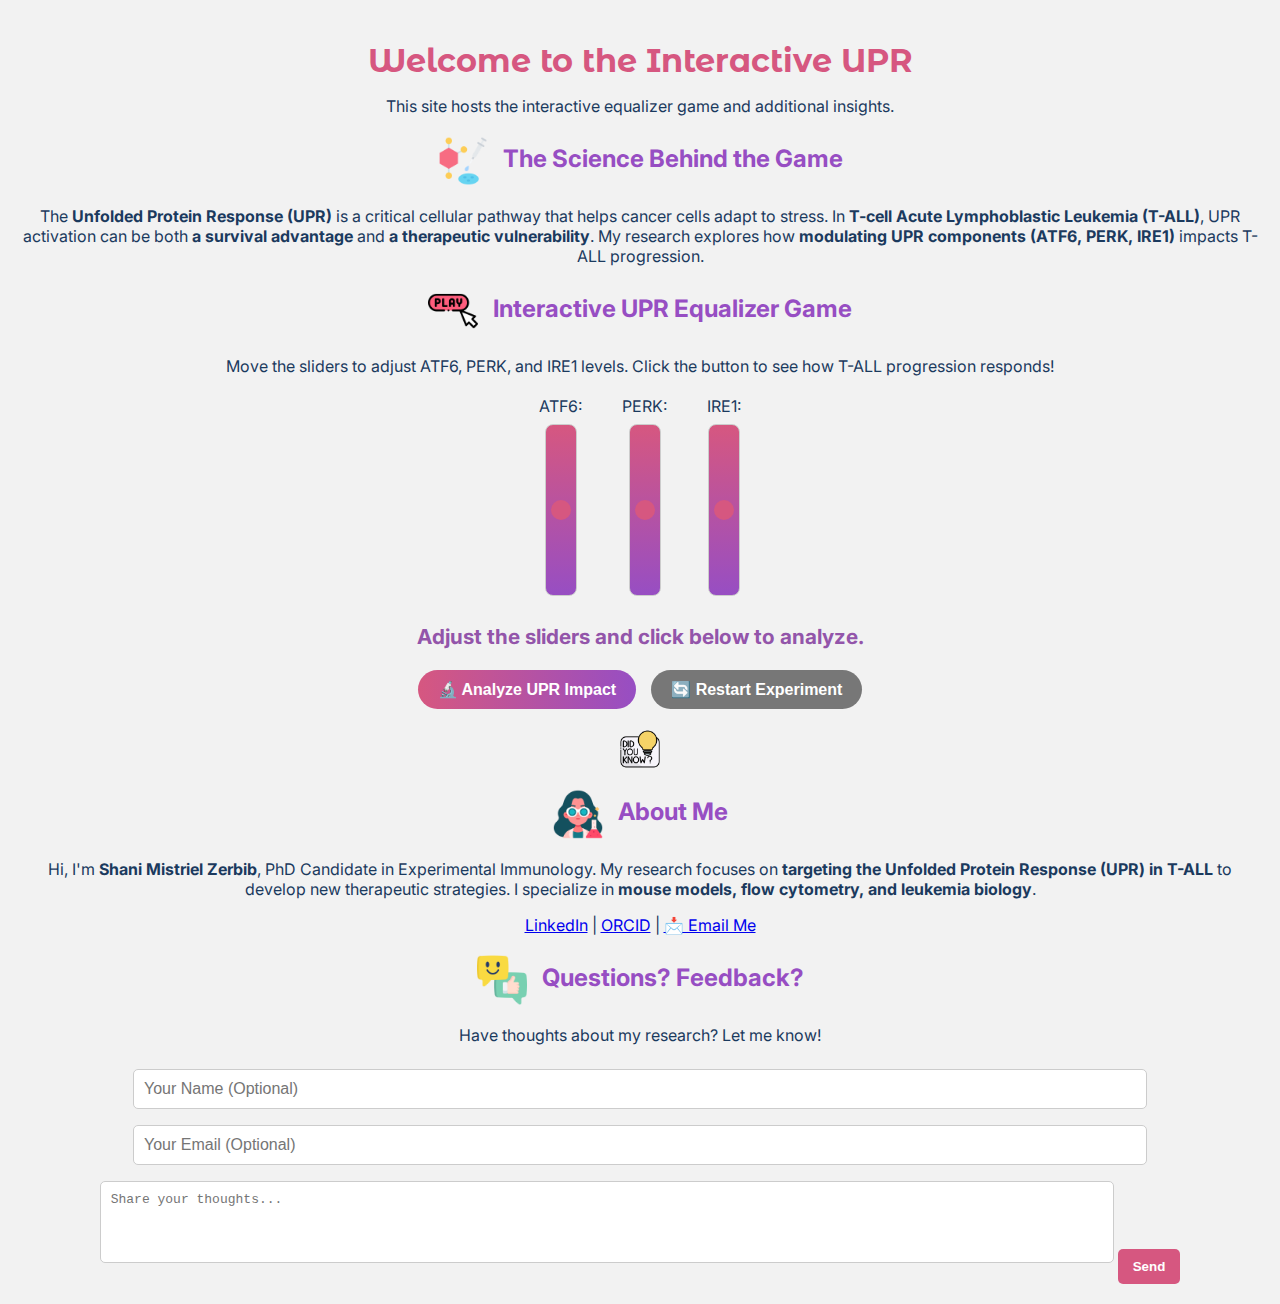
<file: index.html>
<!DOCTYPE html>
<html lang="en">
<head>
    <meta charset="UTF-8">
    <meta name="viewport" content="width=device-width, initial-scale=1.0">
    <title>UPR Equalizer Game</title>
    <link rel="stylesheet" href="style.css">
    <link href="https://fonts.googleapis.com/css2?family=Inter:wght@300;400;700&family=Montserrat+Alternates:wght@700&display=swap" rel="stylesheet">
</head>
<body>
    <div class="container">
        <h1>Welcome to the Interactive UPR</h1>
        <p>This site hosts the interactive equalizer game and additional insights.</p>
        
        <div class="section">
            <h2><img src="icons/science.png" alt="Science Icon" class="icon"> The Science Behind the Game</h2>
            <p>The <b>Unfolded Protein Response (UPR)</b> is a critical cellular pathway that helps cancer cells adapt to stress. In <b>T-cell Acute Lymphoblastic Leukemia (T-ALL)</b>, UPR activation can be both <b>a survival advantage</b> and <b>a therapeutic vulnerability</b>. My research explores how <b>modulating UPR components (ATF6, PERK, IRE1)</b> impacts T-ALL progression.</p>
        </div>

        <div class="section">
            <h2><img src="icons/game.png" alt="Game Icon" class="icon"> Interactive UPR Equalizer Game</h2>
            <p>Move the sliders to adjust ATF6, PERK, and IRE1 levels. Click the button to see how T-ALL progression responds!</p>
           <div class="equalizer">
            <div class="slider-container">
                <label for="atf6">ATF6:</label>
                <input type="range" id="atf6" class="slider" min="0" max="100" value="50">
            </div>
            <div class="slider-container">
                <label for="perk">PERK:</label>
                <input type="range" id="perk" class="slider" min="0" max="100" value="50">
            </div>
            <div class="slider-container">
                <label for="ire1">IRE1:</label>
                <input type="range" id="ire1" class="slider" min="0" max="100" value="50">
            </div>
        </div>

            <p id="result" class="result">Adjust the sliders and click below to analyze.</p>

            <div class="button-container">
                <button id="analyze-btn" class="action-button">🔬 Analyze UPR Impact</button>
                <button id="reset-btn" class="action-button reset-button">🔄 Restart Experiment</button>
            </div>
        </div>

       <div class="fact-container">
            <img id="factIcon" src="icons/fact.png" alt="Did You Know?" class="fact-icon">
            <div id="factBox" class="fact-box">
                <p id="factText">Loading scientific fact...</p>
                <button id="nextFactBtn">Next Fact</button>
            </div>
        </div>
        <div id="factOverlay" class="fact-overlay"></div>

        <div class="section">
            <h2><img src="icons/about.png" alt="About Icon" class="icon"> About Me</h2>
            <p>Hi, I'm <b>Shani Mistriel Zerbib</b>, PhD Candidate in Experimental Immunology. My research focuses on <b>targeting the Unfolded Protein Response (UPR) in T-ALL</b> to develop new therapeutic strategies. I specialize in <b>mouse models, flow cytometry, and leukemia biology</b>.</p>
            <p><a href="https://www.linkedin.com/in/shani-zerbib-mistriel-70a89171/">LinkedIn</a> | <a href="https://orcid.org/0000-0002-4953-2193">ORCID</a> | <a href="mailto:shani.mitriel@mail.huji.ac.il">📩 Email Me</a></p>
        </div>

        <div class="section">
            <h2><img src="icons/feedback.png" alt="Feedback Icon" class="icon"> Questions? Feedback?</h2>
            <p>Have thoughts about my research? Let me know!</p>
            <form id="feedbackForm" action="https://formsubmit.co/mistrielsni@gmail.com" method="POST">
                <form id="feedbackForm" action="https://formsubmit.co/mistrielsni@gmail.com" method="POST">
                <input type="text" name="name" placeholder="Your Name (Optional)">
                <input type="email" name="email" placeholder="Your Email (Optional)">
                <textarea id="feedback-box" name="message" placeholder="Share your thoughts..." required></textarea>
                
                <input type="hidden" name="_captcha" value="false">
                <input type="hidden" name="_next" value="https://shanimisz.github.io/TALL_upr_poster/Thank_you.html">
                
                <button type="submit" class="send-button">Send</button>
            </form>
        </div>
    </div>
    
    <script src="script.js"></script>
</body>
</html>
</file>
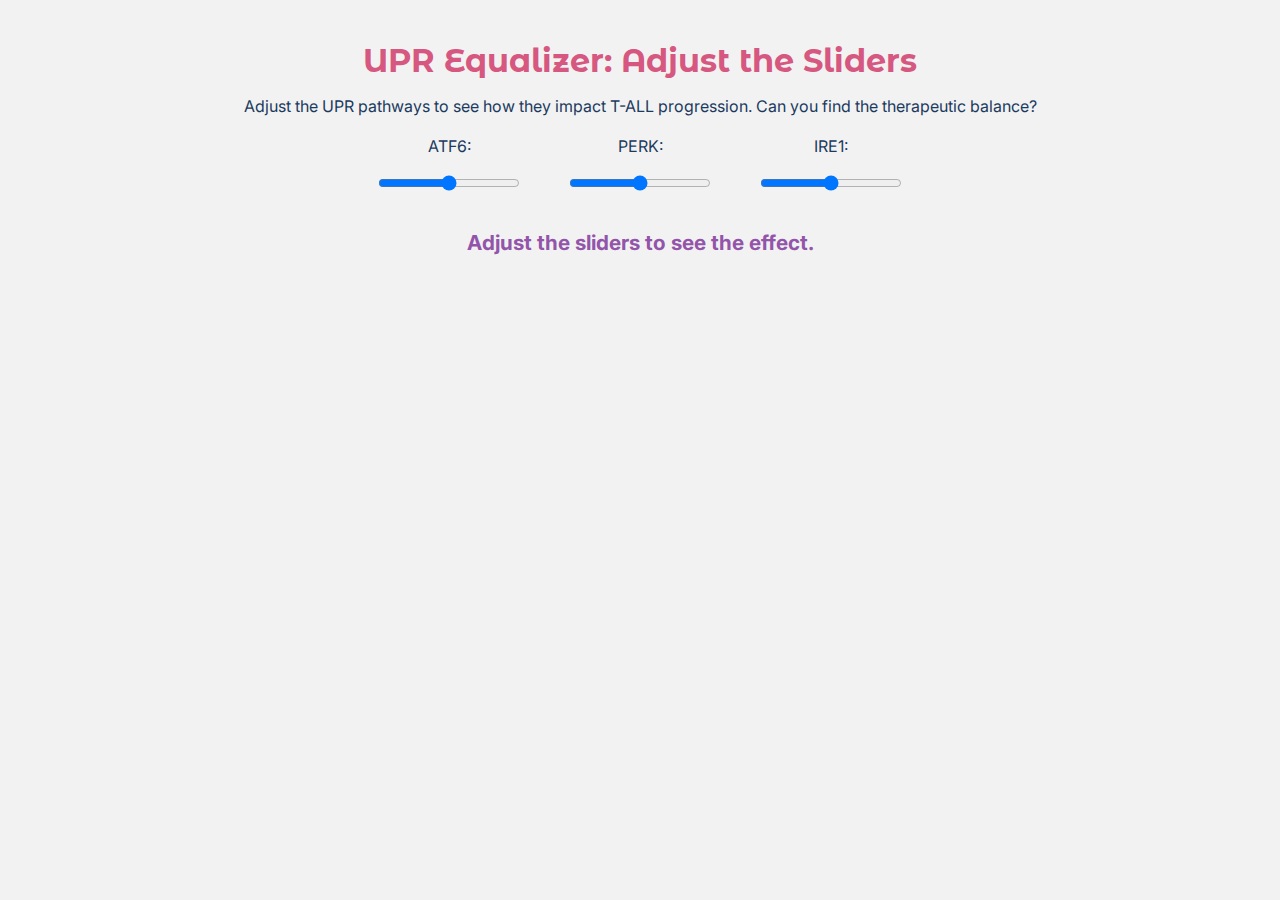
<file: equalizer.html>
<!DOCTYPE html>
<html lang="en">
<head>
    <meta charset="UTF-8">
    <meta name="viewport" content="width=device-width, initial-scale=1.0">
    <title>UPR Equalizer Game</title>
    <link rel="stylesheet" href="style.css">
    <link href="https://fonts.googleapis.com/css2?family=Inter:wght@300;400;700&family=Montserrat+Alternates:wght@700&display=swap" rel="stylesheet">
</head>
<body>
    <div class="container">
        <h1>UPR Equalizer: Adjust the Sliders</h1>
        <p class="description">Adjust the UPR pathways to see how they impact T-ALL progression. Can you find the therapeutic balance?</p>
        
            <div class="equalizer">
    <div class="slider-container vertical">
        <label for="atf6">ATF6:</label>
        <input type="range" id="atf6" min="0" max="100" value="50" class="vertical-slider">
    </div>
    <div class="slider-container vertical">
        <label for="perk">PERK:</label>
        <input type="range" id="perk" min="0" max="100" value="50" class="vertical-slider">
    </div>
    <div class="slider-container vertical">
        <label for="ire1">IRE1:</label>
        <input type="range" id="ire1" min="0" max="100" value="50" class="vertical-slider">
    </div>
</div> <!-- PROPERLY CLOSED -->

        <p id="result" class="result">Adjust the sliders to see the effect.</p>
    </div>
    
    <script src="script.js"></script>
</body>
</html>
</file>
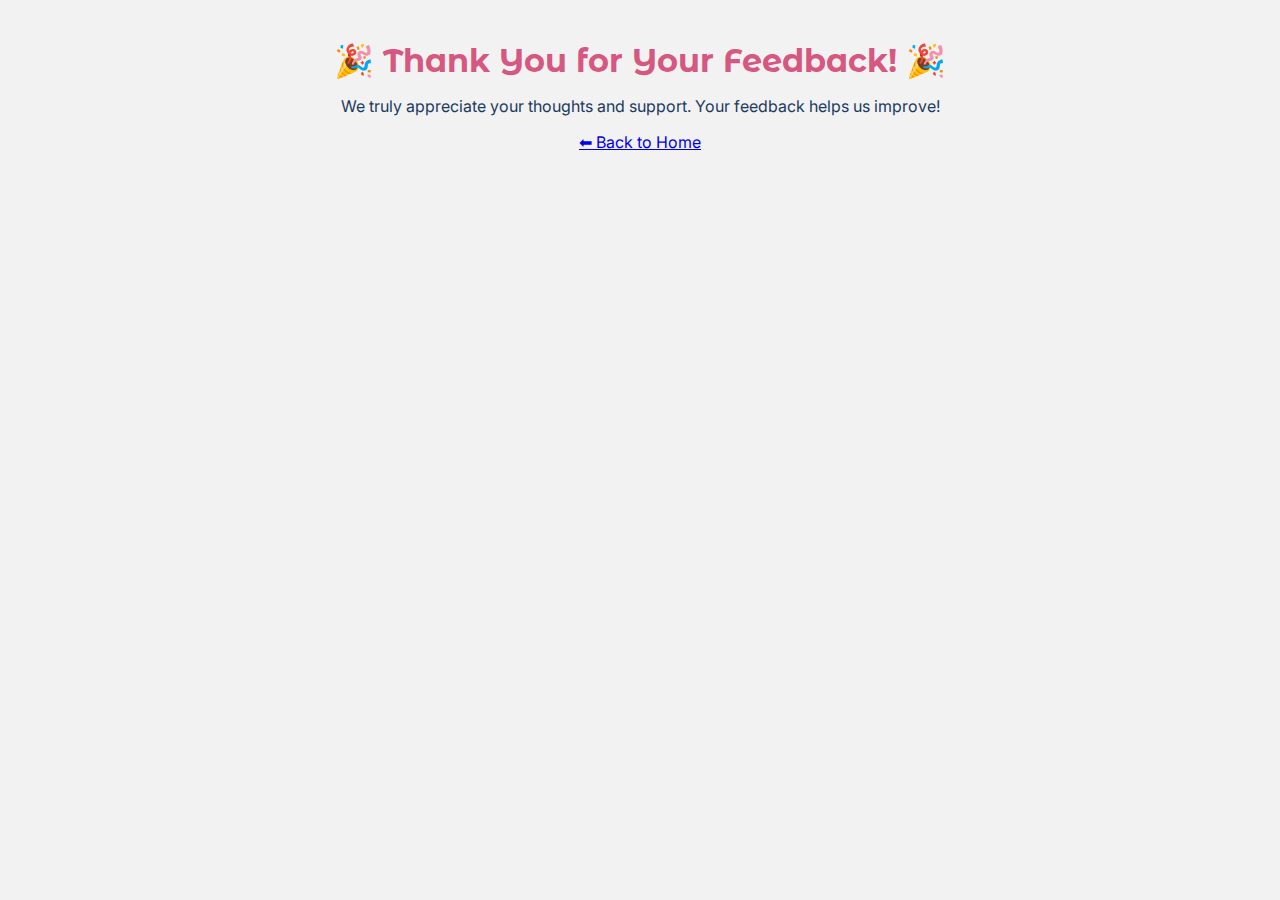
<file: Thank_you.html>
<!DOCTYPE html>
<html lang="en">
<head>
    <meta charset="UTF-8">
    <meta name="viewport" content="width=device-width, initial-scale=1.0">
    <title>Thank You!</title>
    <link rel="stylesheet" href="style.css">
    <link href="https://fonts.googleapis.com/css2?family=Inter:wght@300;400;700&family=Montserrat+Alternates:wght@700&display=swap" rel="stylesheet">
</head>
<body>
    <div class="thank-you-container">
        <h1>🎉 Thank You for Your Feedback! 🎉</h1>
        <p>We truly appreciate your thoughts and support. Your feedback helps us improve!</p>
        <a href="index.html" class="back-button">⬅ Back to Home</a>

    </div>
</body>
</html>
</file>
<file: style.css>
/* General Styles */
body {
    font-family: 'Inter', sans-serif;
    background-color: #F2F2F2;
    text-align: center;
    color: #1B3A5E;
    margin: 0;
    padding: 20px;
}

/* Headings */
h1 {
    font-family: 'Montserrat Alternates', sans-serif;
    font-size: 2em;
    font-weight: 700;
    color: #D65780;
    margin-bottom: 10px;
}

/* Icons */
.icon {
    width: 50px;
    height: auto;
    margin-right: 10px;
    vertical-align: middle;
}

/* Section Titles */
h2 {
    font-family: 'Inter', sans-serif;
    font-size: 1.5em;
    font-weight: 700;
    color: #974EC3;
    margin-top: 20px;
}

/* Equalizer Section */
.equalizer {
    display: flex;
    justify-content: center;
    align-items: flex-end; /* Align sliders from bottom */
    gap: 40px;
    margin: 20px 0;
}

/* Individual Slider Container */
.slider-container {
    display: flex;
    flex-direction: column;
    align-items: center;
}

/* Vertical Sliders */
.slider {
    -webkit-appearance: none;
    appearance: none;
    writing-mode: vertical-lr; /* Make sliders vertical */
    width: 10px; /* Narrow width */
    height: 150px; /* Tall height */
    background: linear-gradient(to bottom, #D65780, #974EC3);
    border-radius: 8px;
    outline: none;
}

/* Custom Thumb Styling for WebKit Browsers */
.slider::-webkit-slider-thumb {
    -webkit-appearance: none;
    appearance: none;
    width: 20px;
    height: 20px;
    background: #D65780;
    border-radius: 50%;
    cursor: pointer;
}

/* Custom Thumb Styling for Firefox */
.slider::-moz-range-thumb {
    width: 20px;
    height: 20px;
    background: #D65780;
    border-radius: 50%;
    cursor: pointer;
}

/* Custom Thumb Styling for Edge */
.slider::-ms-thumb {
    width: 20px;
    height: 20px;
    background: #D65780;
    border-radius: 50%;
    cursor: pointer;
}


/* Button Styling */
.button-container {
    display: flex;
    justify-content: center;
    gap: 15px;
    margin-top: 15px;
}

.action-button {
    background: linear-gradient(to right, #D65780, #974EC3);
    color: white;
    border: none;
    padding: 10px 20px;
    font-size: 1em;
    font-weight: bold;
    border-radius: 25px;
    cursor: pointer;
    transition: transform 0.2s ease, box-shadow 0.2s ease;
}

.action-button:hover {
    transform: scale(1.05);
    box-shadow: 0px 4px 10px rgba(0, 0, 0, 0.2);
}

.reset-button {
    background: #777; /* Neutral color */
}

.reset-button:hover {
    background: #555;
}


/* Feedback Form */
.feedback-form {
    margin-top: 20px;
}

textarea {
    width: 80%;
    height: 50px;
    border: 1px solid #CCC;
    border-radius: 5px;
    padding: 10px;
    resize: none;
}

.send-button {
    background-color: #D65780;
    color: white;
    border: none;
    padding: 10px 15px;
    cursor: pointer;
    border-radius: 5px;
    font-weight: bold;
}

.send-button:hover {
    background-color: #974EC3;
}

.result {
    font-size: 1.3em;
    font-weight: bold;
    color: #9355aa; /* Darker shade of lavender */
    margin-top: 20px;
    text-align: center;
    transition: color 0.3s ease-in-out;
}

/* Footer */
.footer {
    font-size: 0.8em;
    margin-top: 20px;
}

/* Fact Container - Keep It Centered */
.fact-container {
    position: relative;
    display: flex;
    justify-content: center;
    align-items: center;
    margin-top: 20px; /* Adjusted to align better */
}

/* Fact Icon - Smaller, Clickable */
.fact-icon {
    cursor: pointer;
    width: 40px; /* Reduce size */
    height: auto;
    transition: transform 0.3s ease-in-out;
}

.fact-icon:hover {
    transform: scale(1.1);
}

/* Fact Box - Lowered for Visibility */
.fact-box {
    display: none;
    position: absolute;
    top: 50px; /* Moves it below the icon instead of above */
    left: 50%;
    transform: translateX(-50%) scale(0.8);
    background-color: white;
    border: 2px solid #B388C3;
    border-radius: 10px;
    padding: 15px;
    width: 260px;
    box-shadow: 0px 4px 8px rgba(0, 0, 0, 0.2);
    text-align: center;
    transition: transform 0.3s ease-in-out, opacity 0.3s;
    opacity: 0;
    z-index: 11;
}

/* When Active - Smoother Animation */
.fact-box.show {
    display: block;
    transform: translateX(-50%) scale(1);
    opacity: 1;
}

/* Overlay - Ensures Click Outside Closes Box */
.fact-overlay {
    display: none;
    position: fixed;
    top: 0;
    left: 0;
    width: 100%;
    height: 100%;
    background: rgba(0, 0, 0, 0.15);
    z-index: 10;
}

/* Next Fact Button */
#nextFactBtn {
    margin-top: 10px;
    padding: 6px 12px;
    background-color: #D65780;
    color: white;
    border: none;
    border-radius: 5px;
    cursor: pointer;
}

#nextFactBtn:hover {
    background-color: #B24567;
}

/* Feedback Section */
.feedback-container {
    margin-top: 20px;
    text-align: center;
}

textarea {
    width: 80%;
    height: 60px;
    border: 1px solid #CCC;
    border-radius: 5px;
    padding: 10px;
    resize: none;
}

.send-button {
    background-color: #D65780;
    color: white;
    border: none;
    padding: 10px 15px;
    cursor: pointer;
    border-radius: 5px;
    font-weight: bold;
    margin-top: 10px;
}

.send-button:hover {
    background-color: #B24567;
}

/* Feedback Form Styling */
.feedback-container {
    margin-top: 20px;
    text-align: center;
}

input, textarea {
    width: 80%;
    padding: 10px;
    margin: 8px 0;
    border: 1px solid #CCC;
    border-radius: 5px;
    font-size: 1em;
}

.send-button {
    background-color: #D65780;
    color: white;
    border: none;
    padding: 10px 15px;
    cursor: pointer;
    border-radius: 5px;
    font-weight: bold;
    margin-top: 10px;
}

.send-button:hover {
    background-color: #B24567;
}
</file>
